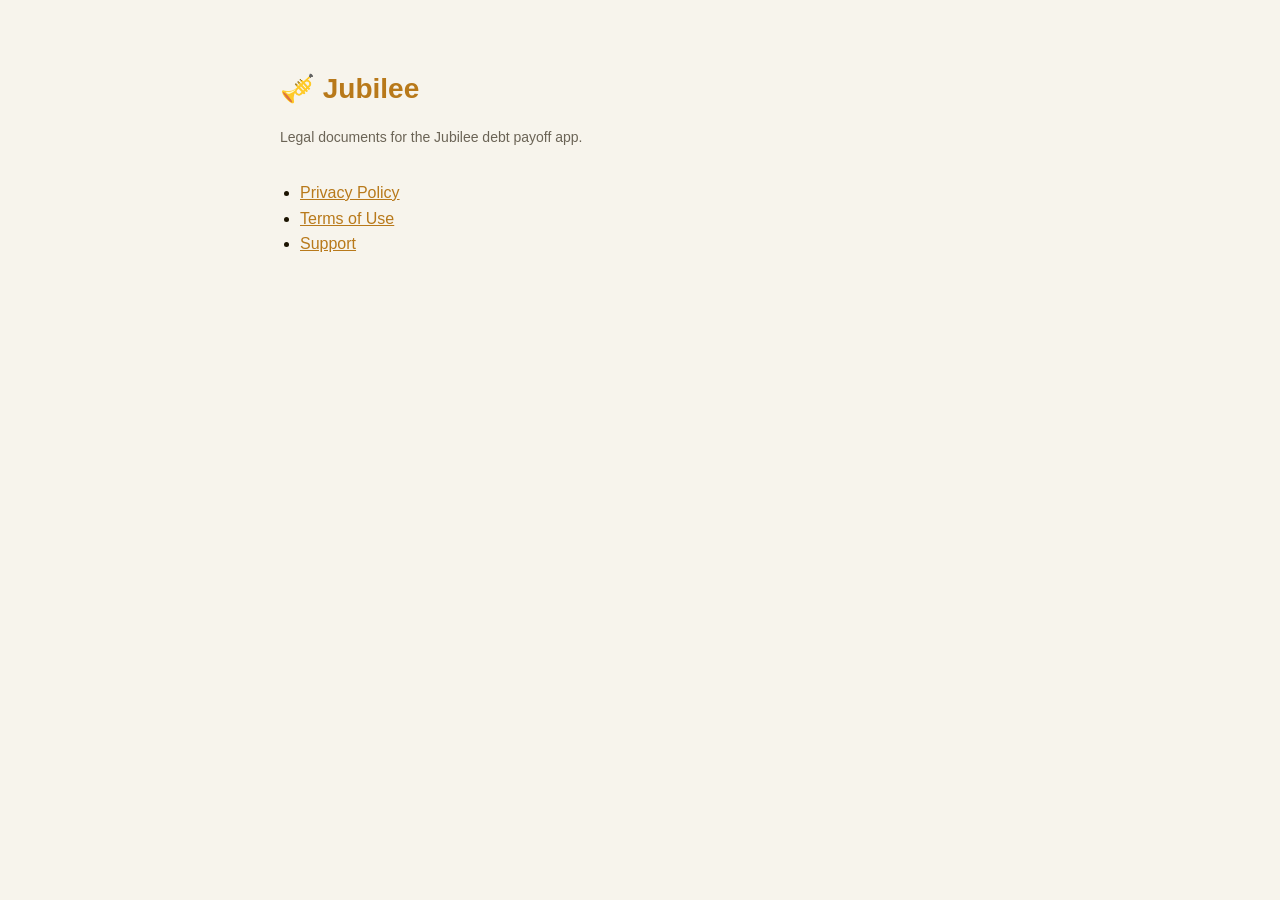
<file: index.html>
<!DOCTYPE html>
<html lang="en">
<head>
<meta charset="UTF-8">
<meta name="viewport" content="width=device-width, initial-scale=1.0">
<title>Jubilee — Legal</title>
<link rel="stylesheet" href="style.css">
</head>
<body>
<div class="wrap">
  <h1>🎺 Jubilee</h1>
  <p class="updated">Legal documents for the Jubilee debt payoff app.</p>
  <ul>
    <li><a href="privacy.html">Privacy Policy</a></li>
    <li><a href="terms.html">Terms of Use</a></li>
    <li><a href="support.html">Support</a></li>
  </ul>
</div>
</body>
</html>
</file>
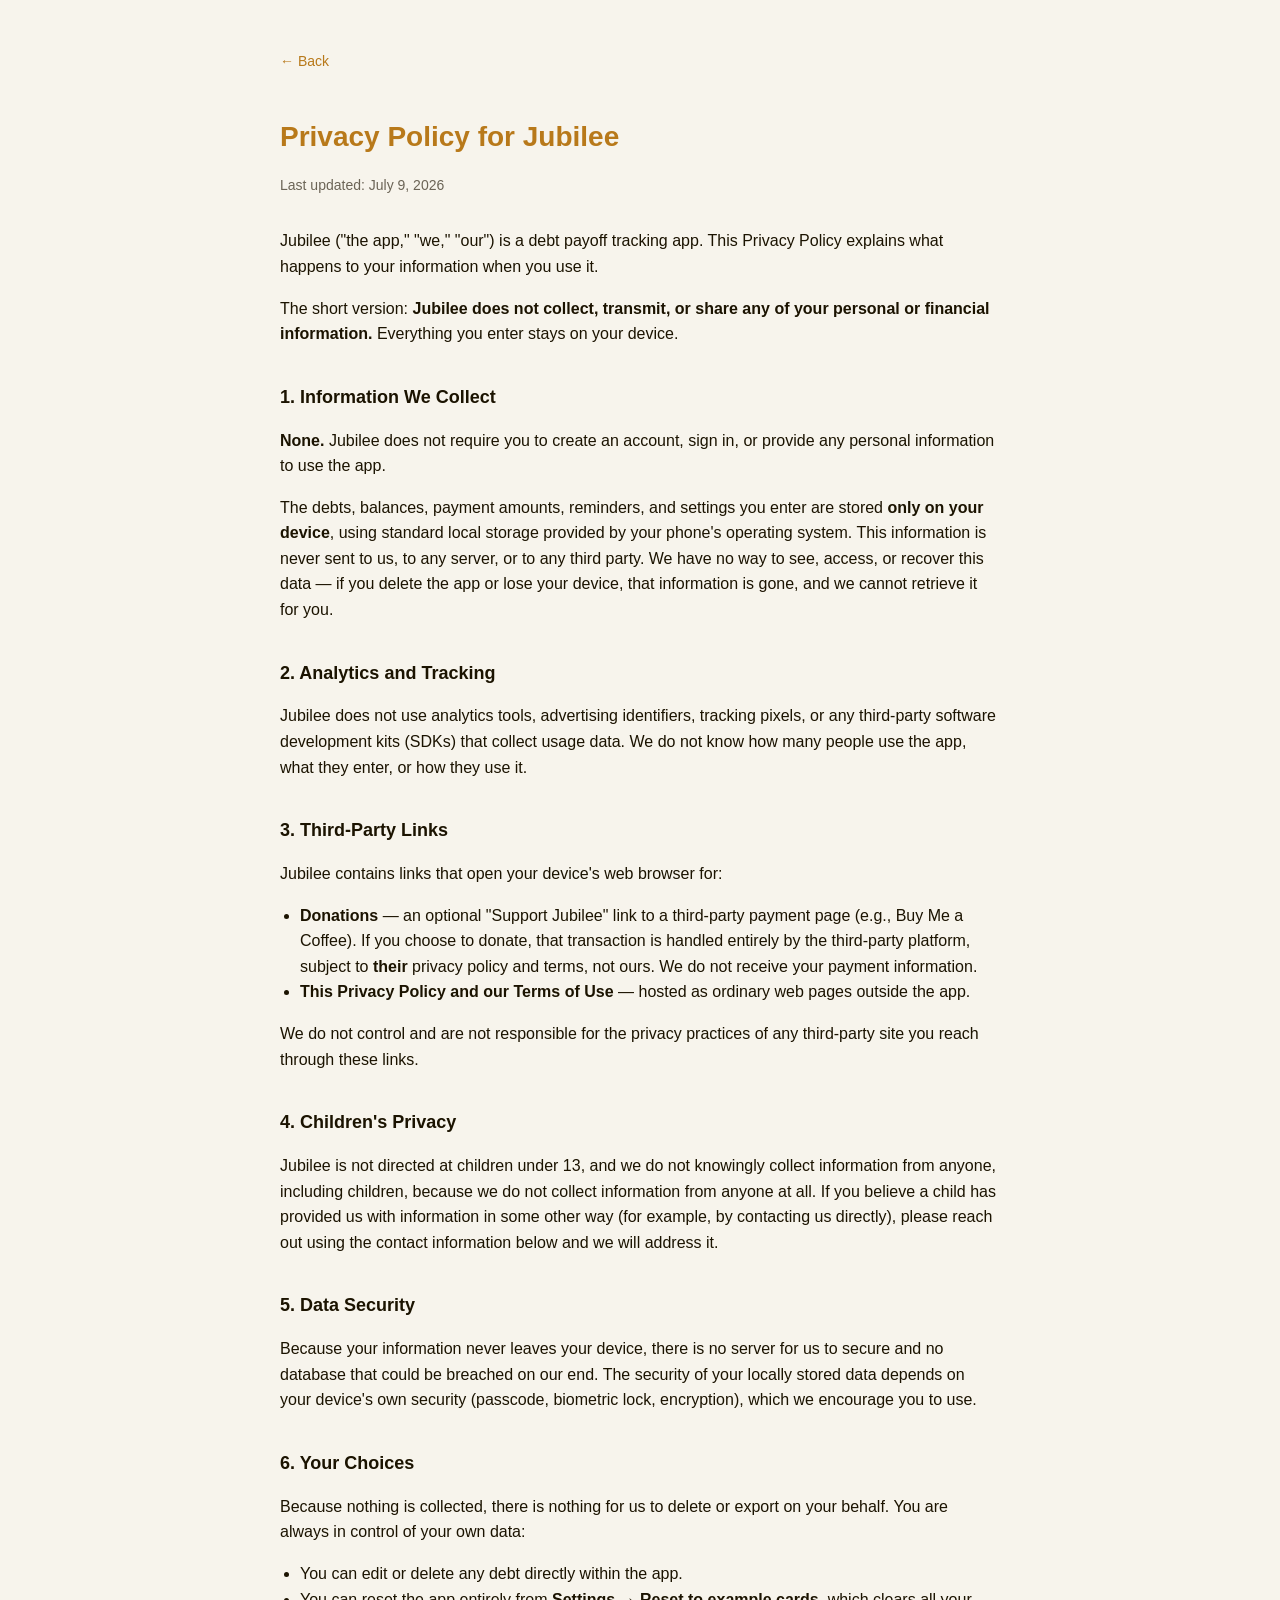
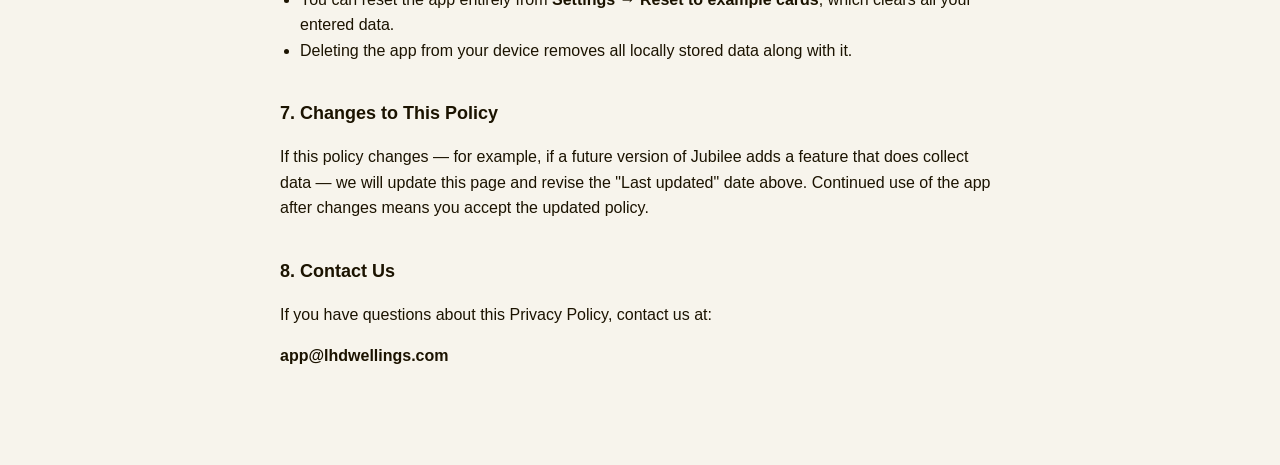
<file: privacy.html>
<!DOCTYPE html>
<html lang="en">
<head>
<meta charset="UTF-8">
<meta name="viewport" content="width=device-width, initial-scale=1.0">
<title>Privacy Policy — Jubilee</title>
<link rel="stylesheet" href="style.css">
</head>
<body>
<div class="wrap">
  <a class="home-link" href="index.html">&larr; Back</a>
  <h1>Privacy Policy for Jubilee</h1>
  <p class="updated">Last updated: July 9, 2026</p>

  <p>Jubilee ("the app," "we," "our") is a debt payoff tracking app. This Privacy
  Policy explains what happens to your information when you use it.</p>

  <p>The short version: <strong>Jubilee does not collect, transmit, or share any of
  your personal or financial information.</strong> Everything you enter stays on
  your device.</p>

  <h2>1. Information We Collect</h2>
  <p><strong>None.</strong> Jubilee does not require you to create an account, sign in, or
  provide any personal information to use the app.</p>
  <p>The debts, balances, payment amounts, reminders, and settings you enter are
  stored <strong>only on your device</strong>, using standard local storage provided by
  your phone's operating system. This information is never sent to us, to
  any server, or to any third party. We have no way to see, access, or
  recover this data — if you delete the app or lose your device, that
  information is gone, and we cannot retrieve it for you.</p>

  <h2>2. Analytics and Tracking</h2>
  <p>Jubilee does not use analytics tools, advertising identifiers, tracking
  pixels, or any third-party software development kits (SDKs) that collect
  usage data. We do not know how many people use the app, what they enter,
  or how they use it.</p>

  <h2>3. Third-Party Links</h2>
  <p>Jubilee contains links that open your device's web browser for:</p>
  <ul>
    <li><strong>Donations</strong> — an optional "Support Jubilee" link to a third-party
    payment page (e.g., Buy Me a Coffee). If you choose to donate, that
    transaction is handled entirely by the third-party platform, subject to
    <strong>their</strong> privacy policy and terms, not ours. We do not receive your
    payment information.</li>
    <li><strong>This Privacy Policy and our Terms of Use</strong> — hosted as ordinary web
    pages outside the app.</li>
  </ul>
  <p>We do not control and are not responsible for the privacy practices of any
  third-party site you reach through these links.</p>

  <h2>4. Children's Privacy</h2>
  <p>Jubilee is not directed at children under 13, and we do not knowingly
  collect information from anyone, including children, because we do not
  collect information from anyone at all. If you believe a child has
  provided us with information in some other way (for example, by contacting
  us directly), please reach out using the contact information below and we
  will address it.</p>

  <h2>5. Data Security</h2>
  <p>Because your information never leaves your device, there is no server for
  us to secure and no database that could be breached on our end. The
  security of your locally stored data depends on your device's own security
  (passcode, biometric lock, encryption), which we encourage you to use.</p>

  <h2>6. Your Choices</h2>
  <p>Because nothing is collected, there is nothing for us to delete or export
  on your behalf. You are always in control of your own data:</p>
  <ul>
    <li>You can edit or delete any debt directly within the app.</li>
    <li>You can reset the app entirely from <strong>Settings &rarr; Reset to example
    cards</strong>, which clears all your entered data.</li>
    <li>Deleting the app from your device removes all locally stored data
    along with it.</li>
  </ul>

  <h2>7. Changes to This Policy</h2>
  <p>If this policy changes — for example, if a future version of Jubilee adds
  a feature that does collect data — we will update this page and revise the
  "Last updated" date above. Continued use of the app after changes means
  you accept the updated policy.</p>

  <h2>8. Contact Us</h2>
  <p>If you have questions about this Privacy Policy, contact us at:</p>
  <p><strong>app@lhdwellings.com</strong></p>
</div>
</body>
</html>
</file>
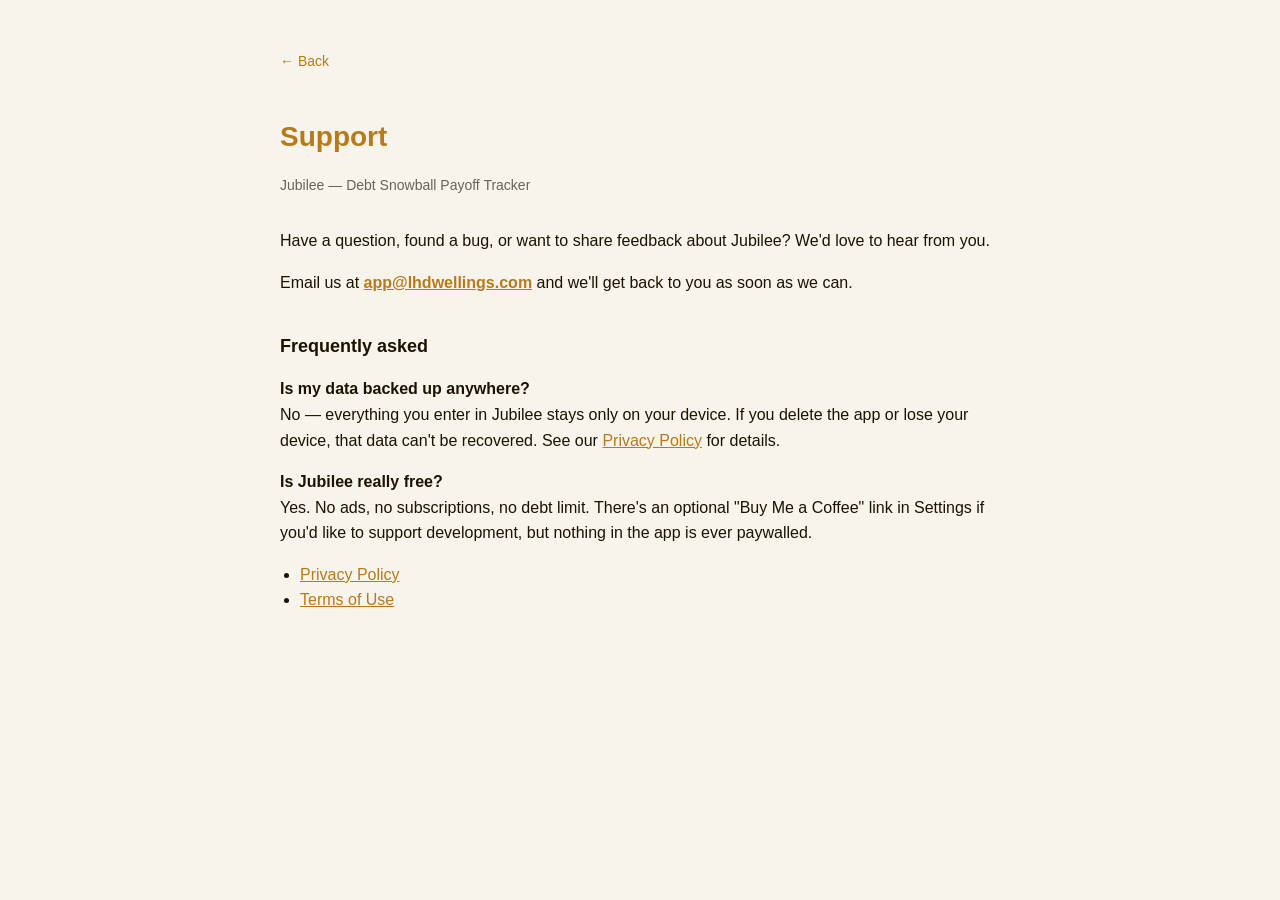
<file: support.html>
<!DOCTYPE html>
<html lang="en">
<head>
<meta charset="UTF-8">
<meta name="viewport" content="width=device-width, initial-scale=1.0">
<title>Support — Jubilee</title>
<link rel="stylesheet" href="style.css">
</head>
<body>
<div class="wrap">
  <a class="home-link" href="index.html">&larr; Back</a>
  <h1>Support</h1>
  <p class="updated">Jubilee — Debt Snowball Payoff Tracker</p>

  <p>Have a question, found a bug, or want to share feedback about Jubilee?
  We'd love to hear from you.</p>

  <p>Email us at <strong><a href="mailto:app@lhdwellings.com">app@lhdwellings.com</a></strong>
  and we'll get back to you as soon as we can.</p>

  <h2>Frequently asked</h2>
  <p><strong>Is my data backed up anywhere?</strong><br>
  No — everything you enter in Jubilee stays only on your device. If you
  delete the app or lose your device, that data can't be recovered. See our
  <a href="privacy.html">Privacy Policy</a> for details.</p>

  <p><strong>Is Jubilee really free?</strong><br>
  Yes. No ads, no subscriptions, no debt limit. There's an optional "Buy Me
  a Coffee" link in Settings if you'd like to support development, but
  nothing in the app is ever paywalled.</p>

  <ul>
    <li><a href="privacy.html">Privacy Policy</a></li>
    <li><a href="terms.html">Terms of Use</a></li>
  </ul>
</div>
</body>
</html>
</file>
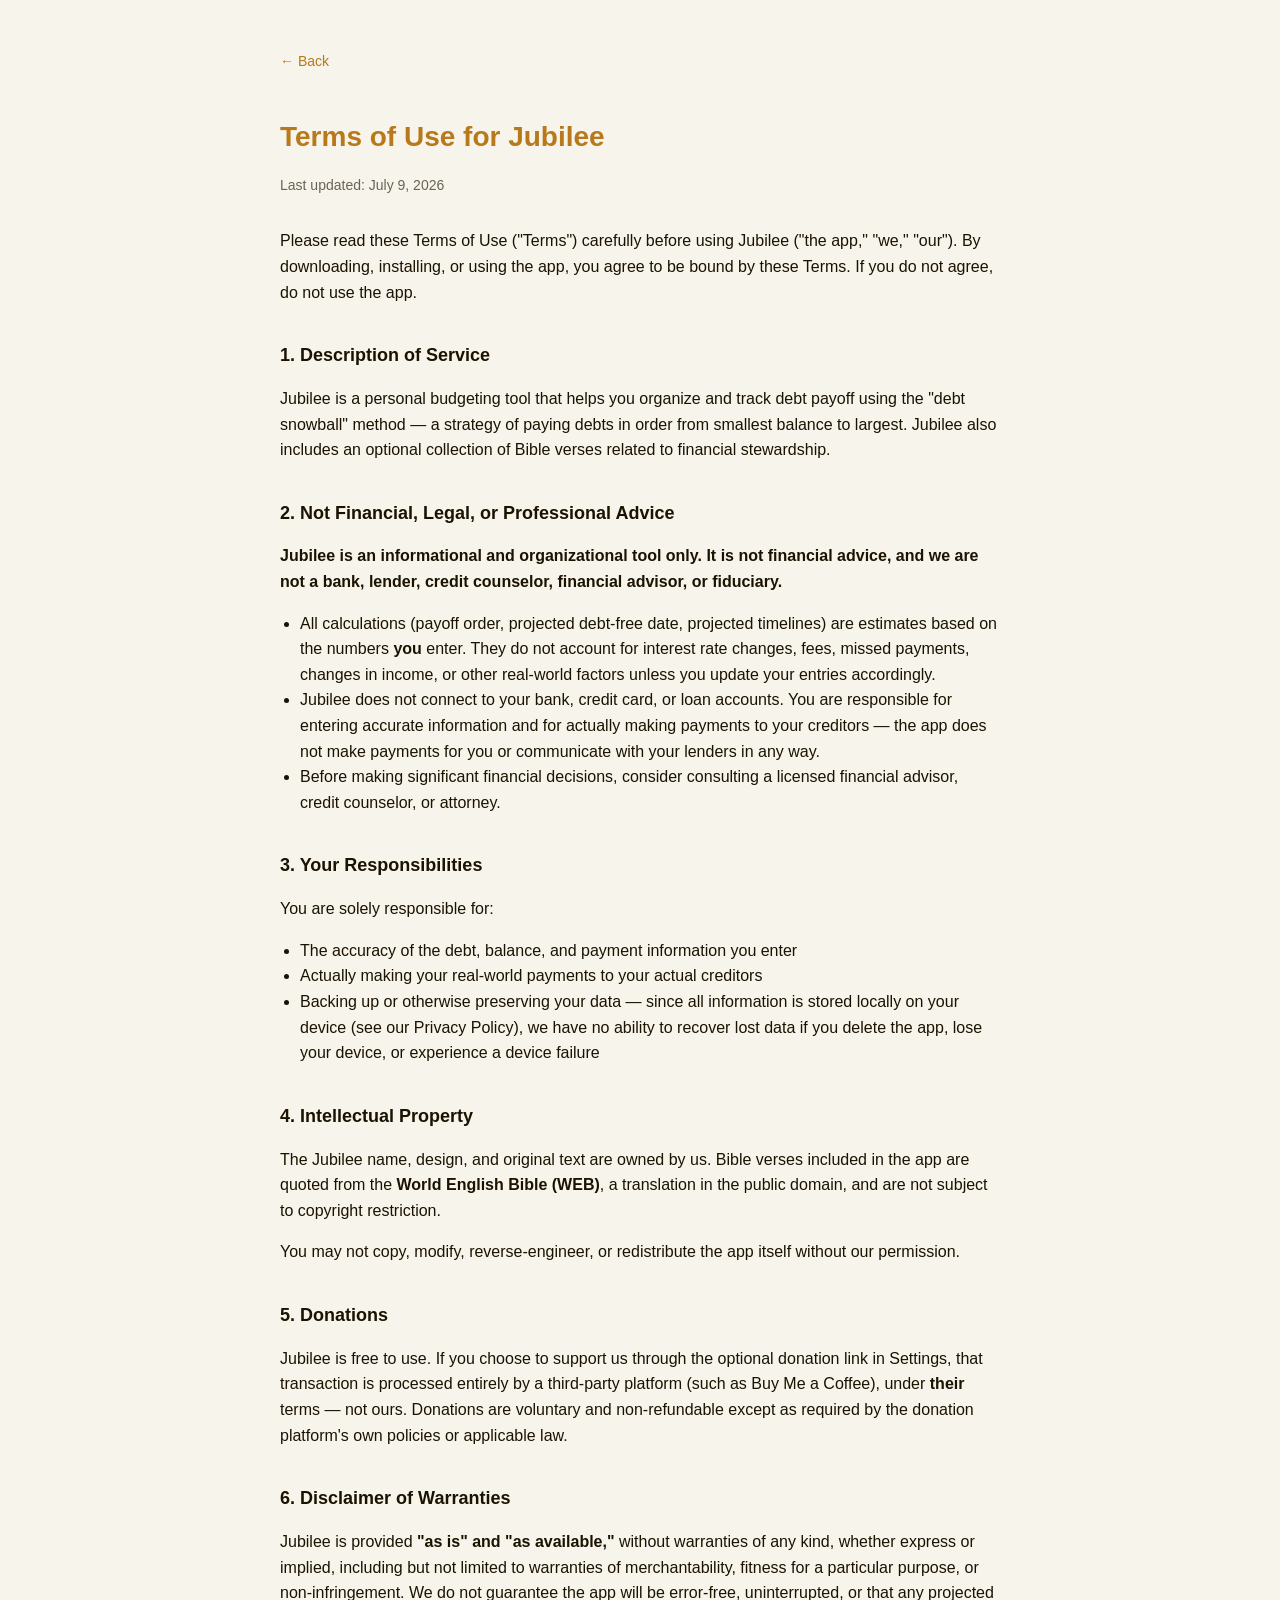
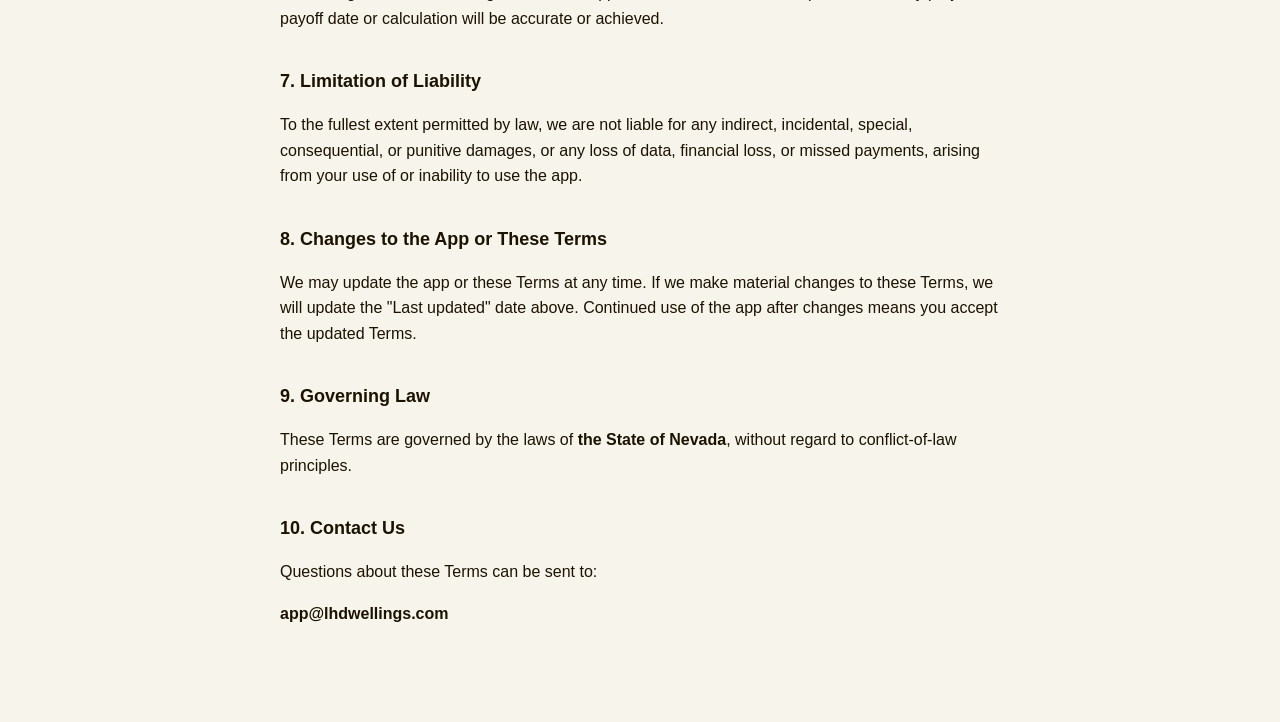
<file: terms.html>
<!DOCTYPE html>
<html lang="en">
<head>
<meta charset="UTF-8">
<meta name="viewport" content="width=device-width, initial-scale=1.0">
<title>Terms of Use — Jubilee</title>
<link rel="stylesheet" href="style.css">
</head>
<body>
<div class="wrap">
  <a class="home-link" href="index.html">&larr; Back</a>
  <h1>Terms of Use for Jubilee</h1>
  <p class="updated">Last updated: July 9, 2026</p>

  <p>Please read these Terms of Use ("Terms") carefully before using Jubilee
  ("the app," "we," "our"). By downloading, installing, or using the app,
  you agree to be bound by these Terms. If you do not agree, do not use the
  app.</p>

  <h2>1. Description of Service</h2>
  <p>Jubilee is a personal budgeting tool that helps you organize and track
  debt payoff using the "debt snowball" method — a strategy of paying debts
  in order from smallest balance to largest. Jubilee also includes an
  optional collection of Bible verses related to financial stewardship.</p>

  <h2>2. Not Financial, Legal, or Professional Advice</h2>
  <p><strong>Jubilee is an informational and organizational tool only. It is not
  financial advice, and we are not a bank, lender, credit counselor,
  financial advisor, or fiduciary.</strong></p>
  <ul>
    <li>All calculations (payoff order, projected debt-free date, projected
    timelines) are estimates based on the numbers <strong>you</strong> enter. They do
    not account for interest rate changes, fees, missed payments, changes in
    income, or other real-world factors unless you update your entries
    accordingly.</li>
    <li>Jubilee does not connect to your bank, credit card, or loan accounts.
    You are responsible for entering accurate information and for actually
    making payments to your creditors — the app does not make payments for
    you or communicate with your lenders in any way.</li>
    <li>Before making significant financial decisions, consider consulting a
    licensed financial advisor, credit counselor, or attorney.</li>
  </ul>

  <h2>3. Your Responsibilities</h2>
  <p>You are solely responsible for:</p>
  <ul>
    <li>The accuracy of the debt, balance, and payment information you enter</li>
    <li>Actually making your real-world payments to your actual creditors</li>
    <li>Backing up or otherwise preserving your data — since all information is
    stored locally on your device (see our Privacy Policy), we have no
    ability to recover lost data if you delete the app, lose your device,
    or experience a device failure</li>
  </ul>

  <h2>4. Intellectual Property</h2>
  <p>The Jubilee name, design, and original text are owned by us. Bible verses
  included in the app are quoted from the <strong>World English Bible (WEB)</strong>, a
  translation in the public domain, and are not subject to copyright
  restriction.</p>
  <p>You may not copy, modify, reverse-engineer, or redistribute the app itself
  without our permission.</p>

  <h2>5. Donations</h2>
  <p>Jubilee is free to use. If you choose to support us through the optional
  donation link in Settings, that transaction is processed entirely by a
  third-party platform (such as Buy Me a Coffee), under <strong>their</strong> terms —
  not ours. Donations are voluntary and non-refundable except as required by
  the donation platform's own policies or applicable law.</p>

  <h2>6. Disclaimer of Warranties</h2>
  <p>Jubilee is provided <strong>"as is" and "as available,"</strong> without warranties of
  any kind, whether express or implied, including but not limited to
  warranties of merchantability, fitness for a particular purpose, or
  non-infringement. We do not guarantee the app will be error-free,
  uninterrupted, or that any projected payoff date or calculation will be
  accurate or achieved.</p>

  <h2>7. Limitation of Liability</h2>
  <p>To the fullest extent permitted by law, we are not liable for any
  indirect, incidental, special, consequential, or punitive damages, or any
  loss of data, financial loss, or missed payments, arising from your use of
  or inability to use the app.</p>

  <h2>8. Changes to the App or These Terms</h2>
  <p>We may update the app or these Terms at any time. If we make material
  changes to these Terms, we will update the "Last updated" date above.
  Continued use of the app after changes means you accept the updated Terms.</p>

  <h2>9. Governing Law</h2>
  <p>These Terms are governed by the laws of <strong>the State of Nevada</strong>,
  without regard to conflict-of-law principles.</p>

  <h2>10. Contact Us</h2>
  <p>Questions about these Terms can be sent to:</p>
  <p><strong>app@lhdwellings.com</strong></p>
</div>
</body>
</html>
</file>
<file: style.css>
body {
  margin: 0;
  padding: 0;
  background: #F7F4EC;
  color: #1B1300;
  font-family: -apple-system, BlinkMacSystemFont, "Segoe UI", Roboto, Helvetica, Arial, sans-serif;
  line-height: 1.6;
}

.wrap {
  max-width: 720px;
  margin: 0 auto;
  padding: 48px 24px 80px;
}

h1 {
  font-size: 28px;
  font-weight: 800;
  color: #B8791A;
  margin-bottom: 4px;
}

h2 {
  font-size: 18px;
  font-weight: 700;
  margin-top: 36px;
  margin-bottom: 8px;
}

.updated {
  color: #6B6456;
  font-size: 14px;
  margin-bottom: 32px;
}

a {
  color: #B8791A;
}

.home-link {
  display: inline-block;
  margin-bottom: 24px;
  font-size: 14px;
  text-decoration: none;
}

footer {
  margin-top: 48px;
  padding-top: 20px;
  border-top: 1px solid #E4DFCF;
  color: #6B6456;
  font-size: 13px;
  font-style: italic;
}

ul {
  padding-left: 20px;
}
</file>
